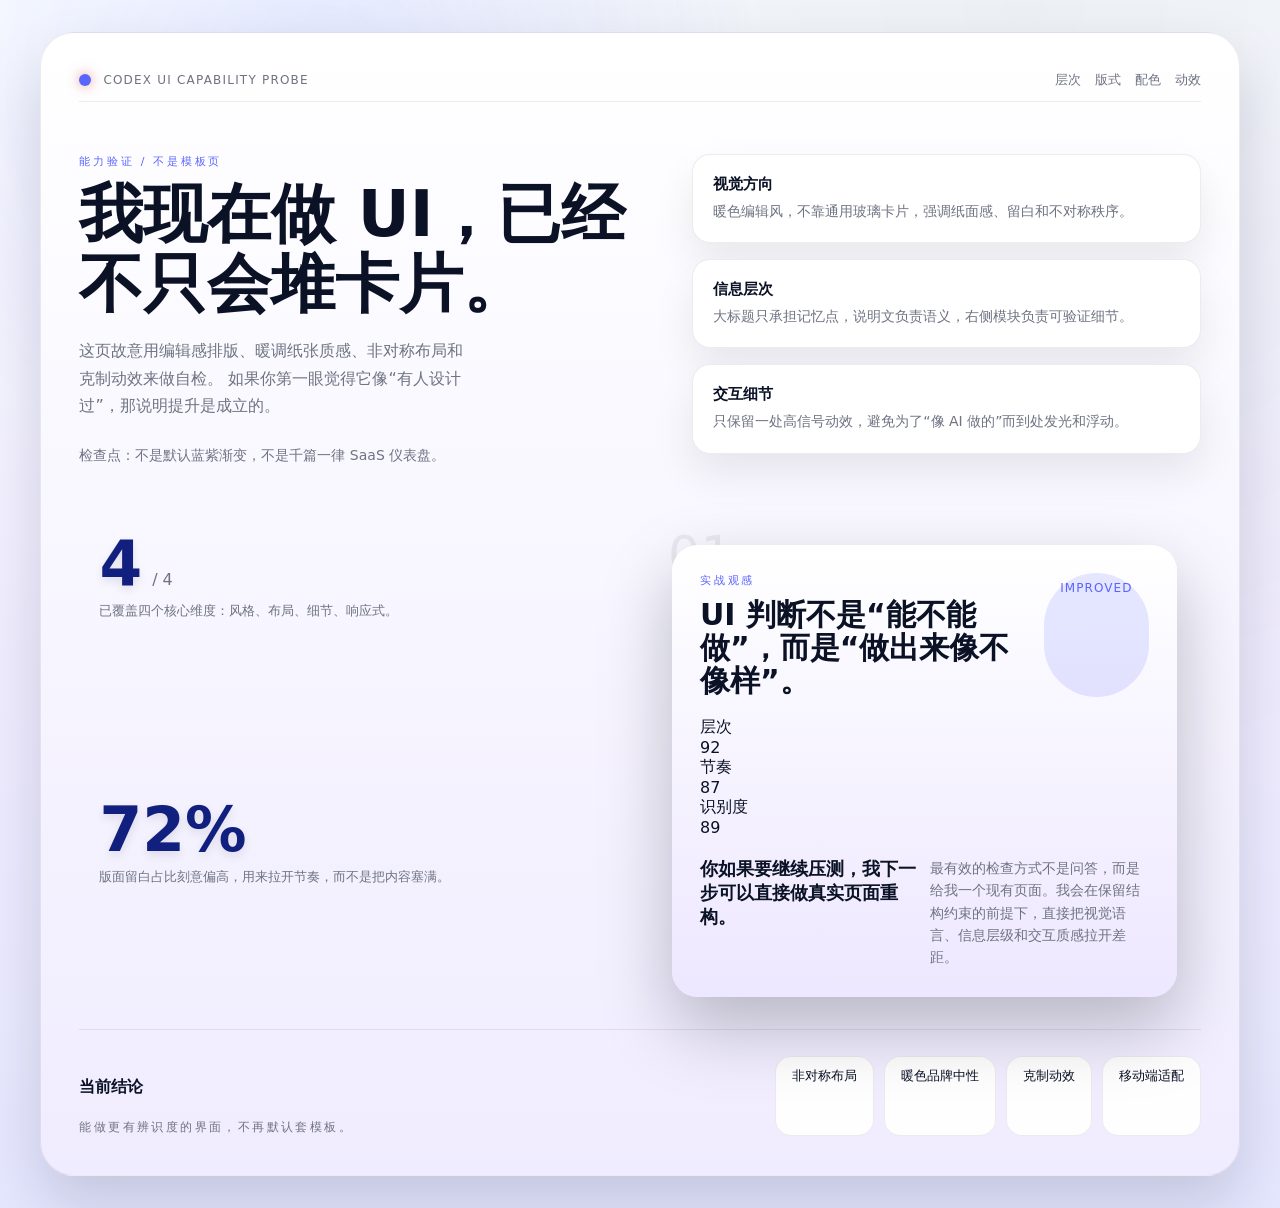
<file: src/ui_capability_demo.html>
<!doctype html>
<html lang="zh-CN">
  <head>
    <meta charset="UTF-8" />
    <meta name="viewport" content="width=device-width, initial-scale=1.0" />
    <title>Codex UI 能力检查</title>
    <style>
      :root {
        --bg: #f9fbff;
        --panel: #ffffff;
        --panel-gradient: linear-gradient(180deg, #ffffff 0%, #f0ecff 100%);
        --border: rgba(15, 23, 42, 0.08);
        --accent: #5a64ff;
        --accent-soft: rgba(90, 100, 255, 0.15);
        --text: #0b1226;
        --muted: #6f7382;
        --shadow: 0 30px 60px rgba(9, 12, 32, 0.15);
        --glow: 0 20px 50px rgba(90, 100, 255, 0.35);
        --metric-highlight: #111f7f;
      }

      * {
        box-sizing: border-box;
      }

      body {
        margin: 0;
        min-height: 100vh;
        font-family: "PingFang SC", "Source Han Sans", "Noto Sans SC", system-ui, sans-serif;
        background: linear-gradient(180deg, #f8fbff 0%, #f0ecff 55%, #e5e7ff 100%);
        color: var(--text);
      }

      body::before {
        content: "";
        position: fixed;
        inset: 0;
        background: radial-gradient(circle at 25% 10%, rgba(90, 100, 255, 0.2), transparent 35%),
          radial-gradient(circle at 80% 0%, rgba(11, 18, 38, 0.08), transparent 60%);
        opacity: 0.6;
        pointer-events: none;
      }

      .shell {
        width: min(1200px, calc(100vw - 32px));
        margin: 32px auto;
        padding: clamp(24px, 3vw, 40px);
        background: var(--panel-gradient);
        border-radius: 34px;
        border: 1px solid var(--border);
        box-shadow: var(--shadow);
        position: relative;
        overflow: hidden;
      }

      .card {
        background: var(--panel-gradient);
        border: 1px solid var(--border);
        border-radius: 20px;
        box-shadow: 0 18px 42px rgba(17, 21, 32, 0.08);
        padding: 18px 22px;
        animation: floatIn 0.9s ease-out both;
      }

      .topbar {
        display: flex;
        justify-content: space-between;
        align-items: center;
        gap: 16px;
        padding-bottom: 12px;
        border-bottom: 1px solid var(--border);
      }

      .brand {
        display: flex;
        align-items: center;
        gap: 12px;
        letter-spacing: 0.1em;
        text-transform: uppercase;
        font-size: 12px;
        color: var(--muted);
      }

      .dot {
        width: 12px;
        height: 12px;
        border-radius: 50%;
        background: var(--accent);
        box-shadow: 0 0 12px rgba(215, 45, 29, 0.5);
      }

      .topbar nav {
        display: flex;
        gap: 14px;
        font-size: 13px;
        color: var(--muted);
      }

      .hero {
        display: grid;
        grid-template-columns: minmax(0, 1.05fr) minmax(0, 0.95fr);
        gap: clamp(24px, 4vw, 52px);
        align-items: flex-start;
        padding: clamp(28px, 4vw, 52px) 0 18px;
      }

      h1 {
        margin: 0;
        font-size: clamp(44px, 5vw, 72px);
        line-height: 1.1;
        font-weight: 600;
      }

      .eyebrow {
        text-transform: uppercase;
        letter-spacing: 0.25em;
        font-size: 11px;
        color: var(--accent);
        margin-bottom: 10px;
      }

      .lead {
        margin: 18px 0 0;
        color: var(--muted);
        font-size: 16px;
        line-height: 1.7;
        max-width: 38ch;
      }

      .note {
        margin-top: 28px;
        font-size: 14px;
        color: var(--muted);
      }

      .signal-stack {
        display: grid;
        gap: 16px;
      }

      .signal {
        border-radius: 18px;
        padding: 20px;
        background: var(--panel);
        border: 1px solid var(--border);
        box-shadow: 0 20px 40px rgba(17, 19, 27, 0.08);
      }

      .signal strong {
        display: block;
        font-size: 15px;
        margin-bottom: 6px;
      }

      .signal p {
        margin: 0;
        color: var(--muted);
        line-height: 1.6;
        font-size: 14px;
      }

      .board {
        display: grid;
        grid-template-columns: repeat(auto-fit, minmax(260px, 1fr));
        gap: 16px;
        margin-top: 30px;
      }

      .metric-panel {
        display: grid;
        gap: 16px;
      }

      .metric {
        padding: 20px;
      }

      .metric-value {
        display: flex;
        align-items: baseline;
        gap: 10px;
        margin: 0 0 8px;
      }

      .metric-value strong {
        font-size: clamp(38px, 4.8vw, 64px);
        font-weight: 700;
        line-height: 1;
        color: var(--metric-highlight);
        text-shadow: 0 4px 10px rgba(9, 12, 32, 0.1);
      }

      .metric-value span {
        color: var(--muted);
        font-size: 16px;
      }

      .metric small {
        display: block;
        color: var(--muted);
        font-size: 13px;
      }

      .preview {
        position: relative;
        padding: 32px 24px;
      }

      .preview-card {
        display: grid;
        gap: 20px;
        padding: 28px;
        border-radius: 26px;
        background: linear-gradient(180deg, rgba(255, 255, 255, 0.95), rgba(236, 230, 255, 0.95));
        box-shadow: 0 30px 70px rgba(9, 12, 20, 0.25);
        backdrop-filter: blur(18px);
      }

      .preview-head {
        display: flex;
        justify-content: space-between;
        gap: 16px;
      }

      .preview-head h2 {
        margin: 0;
        font-size: 30px;
        line-height: 1.1;
      }

      .status {
        padding: 8px 16px;
        border-radius: 999px;
        background: var(--accent-soft);
        color: var(--accent);
        font-size: 12px;
        letter-spacing: 0.09em;
        text-transform: uppercase;
      }

      .preview::before {
        content: "01";
        position: absolute;
        left: 20px;
        top: 12px;
        font-size: clamp(42px, 4vw, 64px);
        color: rgba(0, 0, 0, 0.06);
      }

      .preview-copy {
        display: grid;
        grid-template-columns: 1fr 1fr;
        gap: 12px;
      }

      .preview-copy h3 {
        margin: 0;
        font-size: 18px;
      }

      .preview-copy p {
        margin: 0;
        color: var(--muted);
        line-height: 1.6;
        font-size: 14px;
      }

      .footer {
        display: flex;
        justify-content: space-between;
        gap: 16px;
        padding-top: 26px;
        border-top: 1px solid var(--border);
      }

      .chips {
        display: flex;
        flex-wrap: wrap;
        gap: 10px;
      }

      .chip {
        padding: 10px 16px;
        border-radius: 16px;
        display: inline-flex;
        border: 1px solid var(--border);
        font-size: 13px;
        background: rgba(255, 255, 255, 0.9);
      }

      .subline {
        font-size: 12px;
        text-transform: uppercase;
        letter-spacing: 0.2em;
        color: var(--muted);
      }

      .floating-cta {
        position: fixed;
        bottom: 36px;
        right: 36px;
        width: 58px;
        height: 58px;
        border-radius: 50%;
        background: var(--accent);
        color: white;
        display: grid;
        place-items: center;
        font-size: 24px;
        border: none;
        cursor: pointer;
        box-shadow: var(--glow);
        transition: transform 0.3s ease;
        z-index: 10;
        animation: pulse 3.5s infinite ease-in-out;
      }

      .floating-cta:hover {
        transform: translateY(-4px) scale(1.05);
      }

      @keyframes floatIn {
        from {
          opacity: 0;
          transform: translateY(16px);
        }
        to {
          opacity: 1;
          transform: translateY(0);
        }
      }

      @keyframes pulse {
        0% {
          transform: scale(1);
          box-shadow: 0 10px 30px rgba(215, 45, 29, 0.3);
        }
        50% {
          transform: scale(0.96);
          box-shadow: 0 18px 40px rgba(215, 45, 29, 0.2);
        }
        100% {
          transform: scale(1);
          box-shadow: 0 10px 30px rgba(215, 45, 29, 0.3);
        }
      }

      @media (max-width: 900px) {
        .hero {
          grid-template-columns: 1fr;
        }

        .preview-copy {
          grid-template-columns: 1fr;
        }

        .preview {
          padding-left: 16px;
          padding-right: 16px;
        }

        .footer {
          flex-direction: column;
        }
      }

      @media (prefers-reduced-motion: reduce) {
        .card,
        .floating-cta {
          animation: none;
        }

        body::before {
          opacity: 0.4;
        }
      }
    </style>

  </head>
  <body>
    <main class="shell">
      <header class="topbar">
        <div class="brand">
          <span class="dot"></span>
          <span>Codex UI Capability Probe</span>
        </div>
        <nav>
          <span>层次</span>
          <span>版式</span>
          <span>配色</span>
          <span>动效</span>
        </nav>
      </header>

      <section class="hero">
        <div>
          <div class="eyebrow">能力验证 / 不是模板页</div>
          <h1>我现在做 UI，已经不只会堆卡片。</h1>
          <p class="lead">
            这页故意用编辑感排版、暖调纸张质感、非对称布局和克制动效来做自检。
            如果你第一眼觉得它像“有人设计过”，那说明提升是成立的。
          </p>
          <div class="note">检查点：不是默认蓝紫渐变，不是千篇一律 SaaS 仪表盘。</div>
        </div>

        <div class="signal-stack">
          <article class="signal">
            <strong>视觉方向</strong>
            <p>暖色编辑风，不靠通用玻璃卡片，强调纸面感、留白和不对称秩序。</p>
          </article>
          <article class="signal">
            <strong>信息层次</strong>
            <p>大标题只承担记忆点，说明文负责语义，右侧模块负责可验证细节。</p>
          </article>
          <article class="signal">
            <strong>交互细节</strong>
            <p>只保留一处高信号动效，避免为了“像 AI 做的”而到处发光和浮动。</p>
          </article>
        </div>
      </section>

      <section class="board">
        <div class="metric-panel">
          <article class="metric">
            <div class="metric-value">
              <strong>4</strong>
              <span>/ 4</span>
            </div>
            <small>已覆盖四个核心维度：风格、布局、细节、响应式。</small>
          </article>

          <article class="metric">
            <div class="metric-value">
              <strong>72%</strong>
            </div>
            <small>版面留白占比刻意偏高，用来拉开节奏，而不是把内容塞满。</small>
          </article>
        </div>

        <div class="preview">
          <article class="preview-card">
            <div class="preview-head">
              <div>
                <div class="eyebrow">实战观感</div>
                <h2>UI 判断不是“能不能做”，而是“做出来像不像样”。</h2>
              </div>
              <span class="status">Improved</span>
            </div>

            <div class="bars">
              <div class="bar">
                <span>层次</span>
                <div class="track"><div class="fill" style="width: 92%"></div></div>
                <span>92</span>
              </div>
              <div class="bar">
                <span>节奏</span>
                <div class="track"><div class="fill" style="width: 87%"></div></div>
                <span>87</span>
              </div>
              <div class="bar">
                <span>识别度</span>
                <div class="track"><div class="fill" style="width: 89%"></div></div>
                <span>89</span>
              </div>
            </div>

            <div class="preview-copy">
              <div>
                <h3>你如果要继续压测，我下一步可以直接做真实页面重构。</h3>
              </div>
              <p>
                最有效的检查方式不是问答，而是给我一个现有页面。我会在保留结构约束的前提下，直接把视觉语言、信息层级和交互质感拉开差距。
              </p>
            </div>
          </article>
        </div>
      </section>

      <footer class="footer">
        <div>
          <h4>当前结论</h4>
          <div class="subline">能做更有辨识度的界面，不再默认套模板。</div>
        </div>
        <div class="chips">
          <span class="chip">非对称布局</span>
          <span class="chip">暖色品牌中性</span>
          <span class="chip">克制动效</span>
          <span class="chip">移动端适配</span>
        </div>
      </footer>
    </main>
  </body>
</html>
</file>
